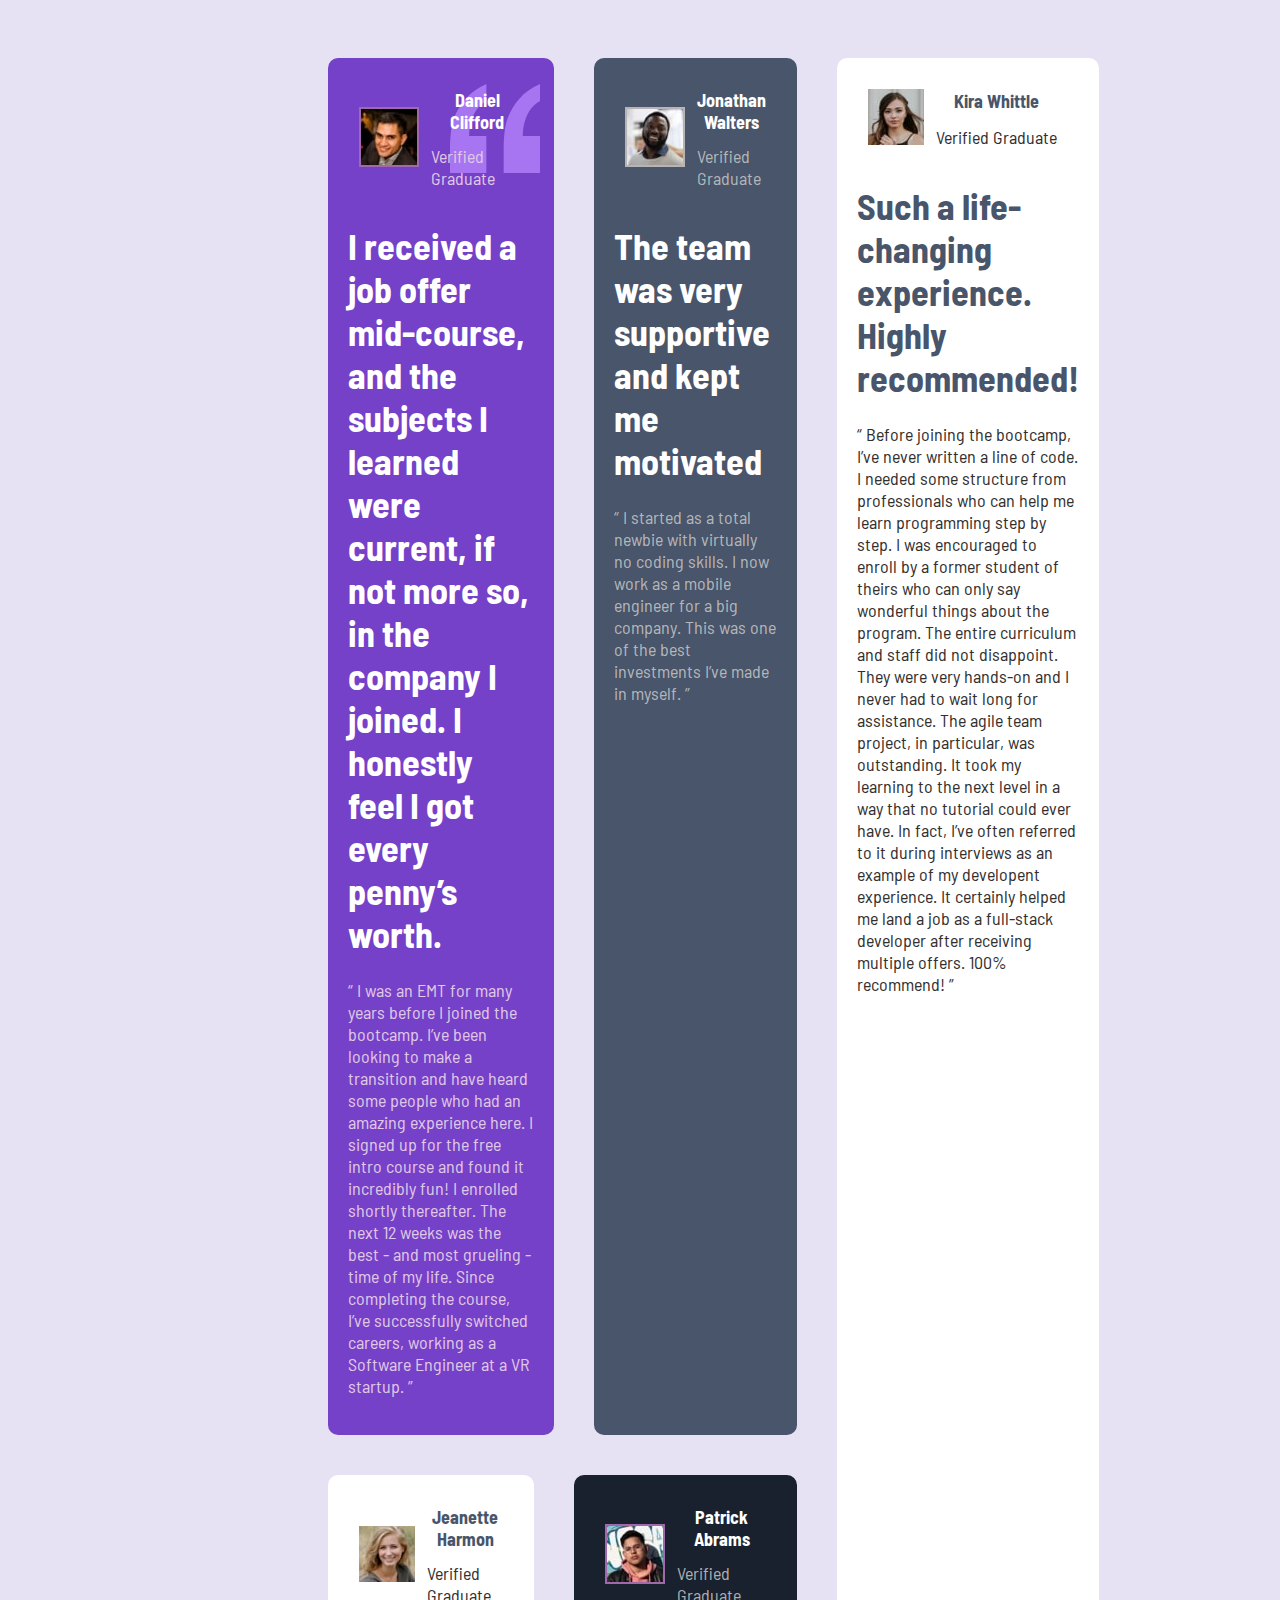
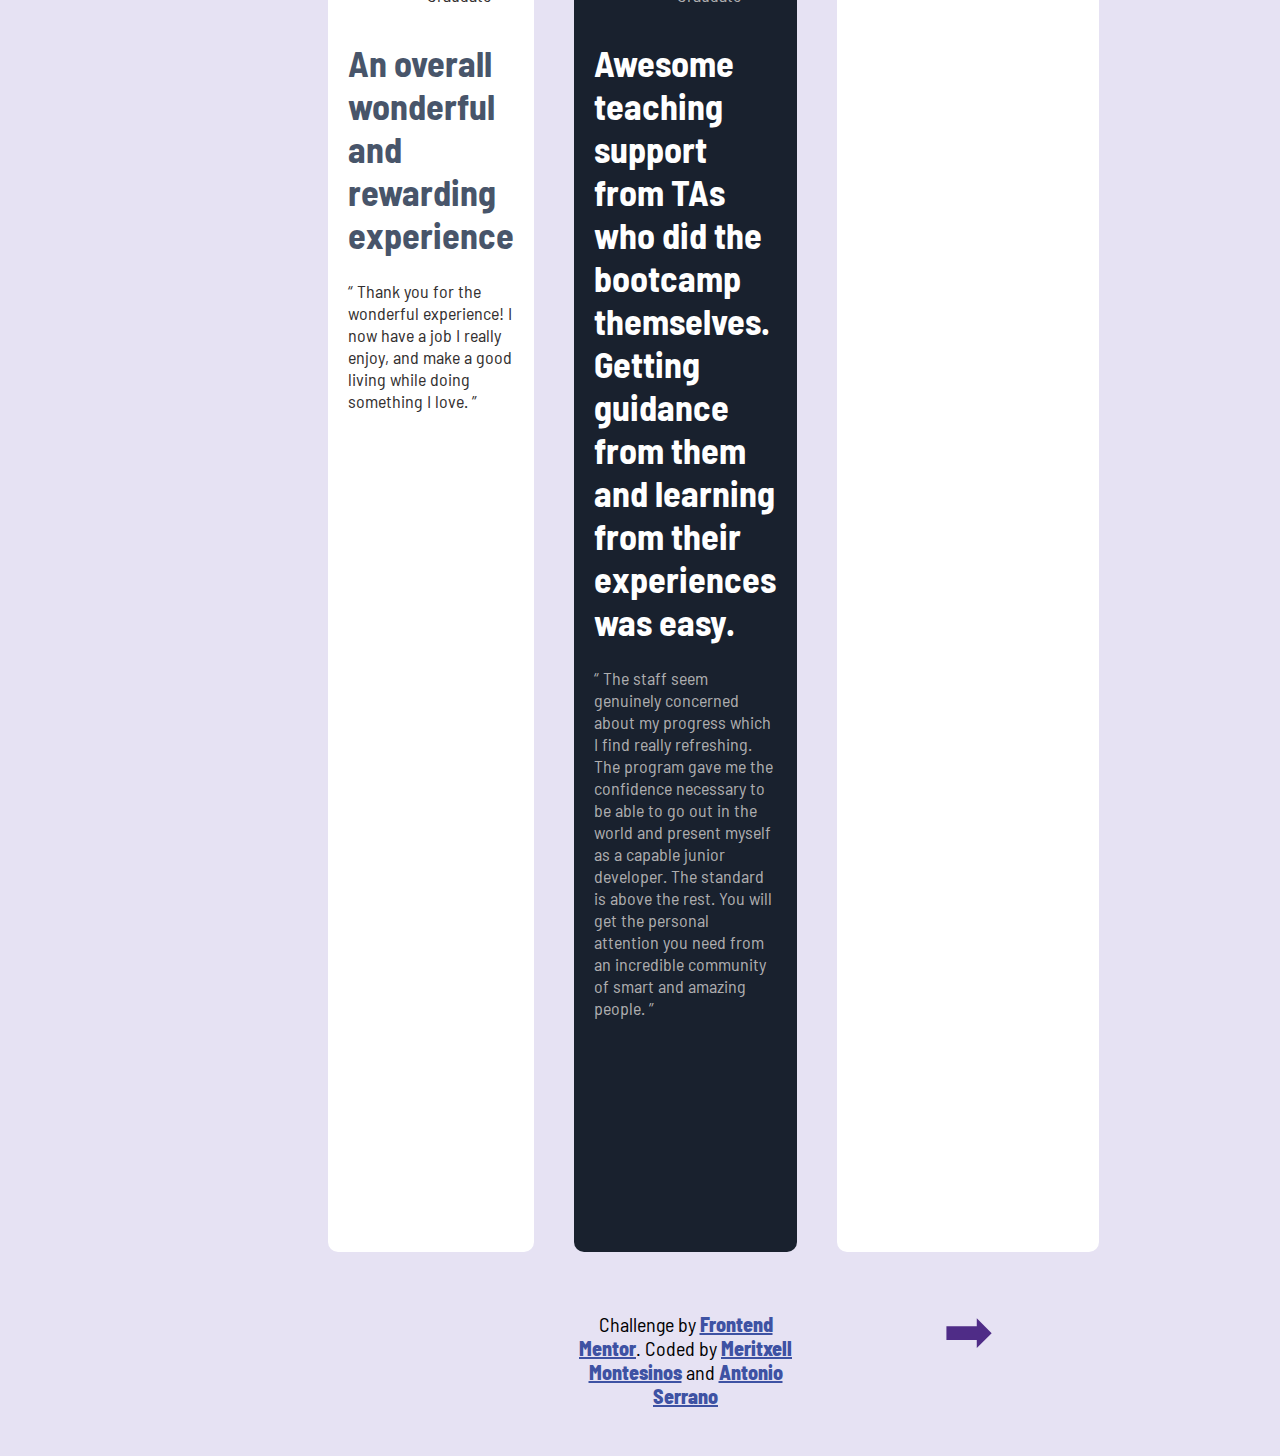
<file: index.html>
<!DOCTYPE html>
<html lang="en">
<head>
  <meta charset="UTF-8">
  <meta name="viewport" content="width=device-width, initial-scale=1.0"> <!-- displays site properly based on user's device -->

  <link rel="icon" type="image/png" sizes="32x32" href="./images/favicon-32x32.png">
  <link rel="stylesheet" href="style-mobile.css">
  <link rel="stylesheet" href="style-pc.css">
  <link rel="preconnect" href="https://fonts.googleapis.com">
  <link rel="preconnect" href="https://fonts.gstatic.com" crossorigin>
  <link href="https://fonts.googleapis.com/css2?family=Barlow+Semi+Condensed:wght@100&display=swap" rel="stylesheet">
  <title>Frontend Mentor | [Meritxell Montesinos / Antonio Serrano]</title>

  <!-- Feel free to remove these styles or customise in your own stylesheet 👍 -->
  <style>
    .attribution { font-size: 11px; text-align: center; }
    .attribution a { color: hsl(228, 45%, 44%); }
  </style>
</head>
<body>
  
  <section class="section1">
    <article>
      <table>
        <tr>
          <th rowspan="2"><img src="./images/image-daniel.jpg" class="section-img-purple"></th>
          <th>Daniel Clifford</th></tr>
          <tr><td class="section-text-purple">Verified Graduate</td>
        </tr>
      </table>

  <h1>I received a job offer mid-course, and the subjects I learned were current, if not more so, 
  in the company I joined. I honestly feel I got every penny’s worth.</h1>

  <p class="section-text-purple">“ I was an EMT for many years before I joined the bootcamp. I’ve been looking to make a 
  transition and have heard some people who had an amazing experience here. I signed up 
  for the free intro course and found it incredibly fun! I enrolled shortly thereafter. 
  The next 12 weeks was the best - and most grueling - time of my life. Since completing 
  the course, I’ve successfully switched careers, working as a Software Engineer at a VR startup. ”
  </p>
    </article>
  </section>

  <section class="section2">
    <article>
      <table>
        <tr>
          <th rowspan="2"><img src="./images/image-jonathan.jpg" class="section-img-grey"></th>
          <th>Jonathan Walters</th></tr>
          <tr><td class="section-text-grey">Verified Graduate</td>
        </tr>
      </table>

  <h1>The team was very supportive and kept me motivated</h1>

  <p class="section-text-grey">“ I started as a total newbie with virtually no coding skills. I now work as a mobile engineer 
  for a big company. This was one of the best investments I’ve made in myself. ”
  </p>
    </article>
  </section>
  
  <section class="section3">
    <article>
      <table>
        <tr>
          <th rowspan="2"><img src="./images/image-jeanette.jpg"></th>
          <th>Jeanette Harmon</th></tr>
          <tr><td class="section-text-stronggrey">Verified Graduate</td>
        </tr>
      </table>

  <h1>An overall wonderful and rewarding experience</h1>

  <p class="section-text-stronggrey">“ Thank you for the wonderful experience! I now have a job I really enjoy, and make a good living 
  while doing something I love. ”
  </p>
  </article>
  </section>

  <section class="section4">
    <article>
      <table>
        <tr>
          <th rowspan="2"><img src="./images/image-patrick.jpg" class="section-img-purple"></th>
          <th>Patrick Abrams</th></tr>
          <tr><td class="section-text-grey">Verified Graduate</td>
        </tr>
      </table>

  <h1>Awesome teaching support from TAs who did the bootcamp themselves. Getting guidance from them and 
  learning from their experiences was easy.</h1>

  <p class="section-text-grey">“ The staff seem genuinely concerned about my progress which I find really refreshing. The program 
  gave me the confidence necessary to be able to go out in the world and present myself as a capable 
  junior developer. The standard is above the rest. You will get the personal attention you need from 
  an incredible community of smart and amazing people. ”
  </p>
    </article>
  </section>

  <section class="section5">
    <article>
      <table>
        <tr>
          <th rowspan="2"><img src="./images/image-kira.jpg"></th>
          <th>Kira Whittle</th></tr>
          <tr><td class="section-text-stronggrey">Verified Graduate</td>
        </tr>
      </table>

 <h1>Such a life-changing experience. Highly recommended!</h1>

  <p class="section-text-stronggrey">“ Before joining the bootcamp, I’ve never written a line of code. I needed some structure from 
  professionals who can help me learn programming step by step. I was encouraged to enroll by a former 
  student of theirs who can only say wonderful things about the program. The entire curriculum and staff 
  did not disappoint. They were very hands-on and I never had to wait long for assistance. The agile team 
  project, in particular, was outstanding. It took my learning to the next level in a way that no tutorial 
  could ever have. In fact, I’ve often referred to it during interviews as an example of my developent 
  experience. It certainly helped me land a job as a full-stack developer after receiving multiple offers. 
  100% recommend! ”
  </p>
    </article>
  </section>
  <section class="next">
    <a href="planteamiento.html">➡</a>
  </section>
  
  <section class="attribution">
    <p>Challenge by <a href="https://www.frontendmentor.io?ref=challenge" target="_blank">Frontend Mentor</a>. 
    Coded by <a href="https://github.com/MeritxellMontesinos " target="_blank">Meritxell Montesinos</a> and <a href="https://github.com/tonisj98" target="_blank">Antonio Serrano</a></p>
  </section>

  

</body>
</html>
</file>
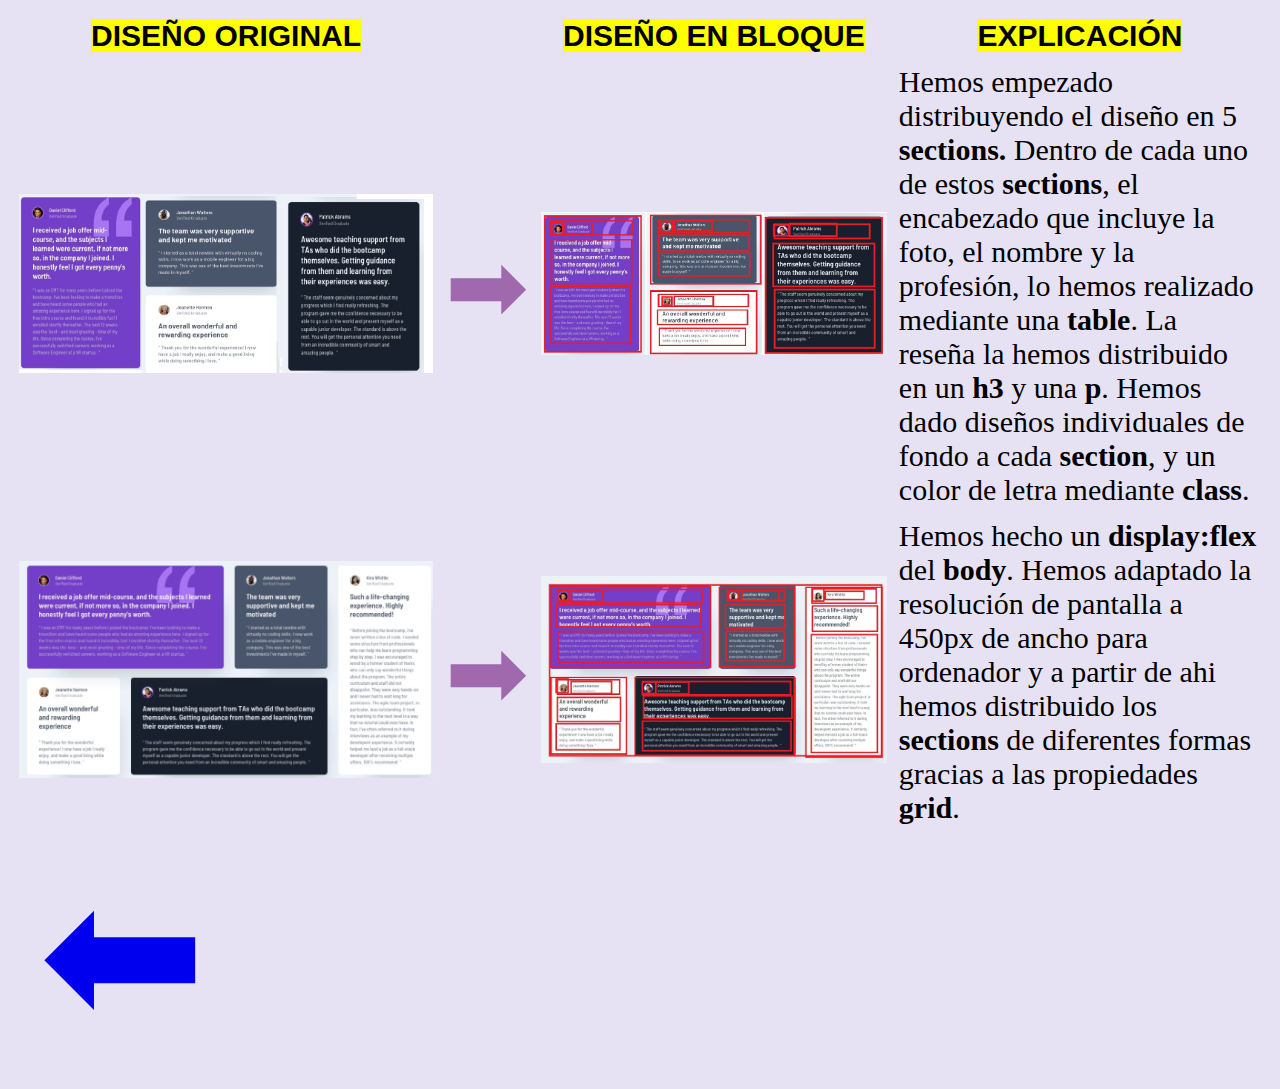
<file: planteamiento.html>
<!DOCTYPE html>
<html lang="en">
<head>
    <meta charset="UTF-8">
    <meta http-equiv="X-UA-Compatible" content="IE=edge">
    <meta name="viewport" content="width=device-width, initial-scale=1.0">
    <link rel="stylesheet" href="style-mobile.css">
    <title>Frontend Mentor | [Meritxell Montesinos / Antonio Serrano]</title>
<style>
    body{
        background-color: rgb(230, 226, 243);
    }
    table th{
        text-transform: uppercase;
        font-size: 30px;
        font-family: Verdana, Geneva, Tahoma, sans-serif;
        
    }
    table a{
    padding: 20px;
    font-family: Verdana, Geneva, Tahoma, sans-serif;
    text-decoration: none;
    }
</style>
</head>
<body>
    <table> 
        <tr>
            <th><mark>Diseño original</mark></th>
            <th></th>
            <th><mark>Diseño en bloque</mark></th>
            <th><mark>Explicación</mark></th>
        </tr>
        <tr>
            <td><img src="./design/movile-design-old.png" style="width: 100%;"></td>
            <td style="font-size: 100px; color: rgb(160, 105, 173);">➡</td>
            <td><img src="./design/mobile-design-block.png" style="width: 100%;"></td>
            <td style="font-size: 30px; width: 30%;">Hemos empezado distribuyendo el diseño en 5 <strong>sections.</strong> 
                Dentro de cada uno de estos <strong>sections</strong>, el encabezado que incluye la foto,
                 el nombre y la profesión, lo hemos realizado mediante una <strong>table</strong>. La reseña
                 la hemos distribuido en un <strong>h3</strong> y una <strong>p</strong>. Hemos dado diseños individuales de 
                 fondo a cada <strong>section</strong>, y un color de letra mediante <strong>class</strong>.
            </td>
        </tr>
        <tr>
            <td><img src="./design/desktop-design-block.png" style="width: 100%;"></td>
            <td style="font-size: 100px; color: rgb(160, 105, 173);">➡</td>
            <td><img src="./design/desktop-design-block-new.png" style="width: 100%;"></td>
            <td style="font-size: 30px; width: 30%;">Hemos hecho un <strong>display:flex</strong> del <strong>body</strong>. Hemos adaptado la resolución de pantalla
                a 450px de ancho para ordenador y a partir de ahi hemos distribuido los <strong>sections</strong>
                de diferentes formas gracias a las propiedades <strong>grid</strong>.
            </td>
        </tr>
        <tr>
            <td style="font-size: 200px; color: rgb(160, 105, 173);"><a href="index.html">⬅</a></td>
        </tr>
    </table>

    
</body>
</html>
</file>
<file: style-mobile.css>
body {
    font-family: "Barlow Semi Condensed";
    font-weight: 500, 600;
    background-color: rgb(230, 226, 243);
    font-size: 18px;
}

article{
    width: auto;
}
section {
    border-radius: 10px;
    margin: 20px;
}

.section1 {
    background: url(/images/bg-pattern-quotation.svg) no-repeat top right;
    background-position: 90% 2%;
    background-size: 40%;
    color: white;
    background-color: hsl(263, 55%, 52%);
    margin-top: 80px;
    
}

.section2 {
    color: white;
    background-color: hsl(217, 19%, 35%);
}

.section3 {
    color: hsl(217, 19%, 35%);
    background-color: white;
}

.section4 {
    color: white;
    background-color: hsl(219, 29%, 14%);
}

.section5 {
    color: hsl(217, 19%, 35%);
    background-color: white;
    
}

article {
   padding: 20px;
}

img {
    border-radius: 30px;
}

.section-img-purple {
    border: 2px solid rgb(160, 105, 173);
}

.section-img-grey {
    border: 2px solid rgb(184, 180, 180);
}

.section-text-purple {
    color: rgb(224, 200, 230);
}

.section-text-grey {
    color: rgba(202, 200, 200, 0.856);
}
.section-text-stronggrey {
    color: rgb(51, 47, 47);
}
.attribution p{
    color: black;
    font-size: 20px;
}
.attribution a{
    font-weight: 800;
}
.next a{
    text-decoration: none;
    font-size: 50px;
    display: flex;
    justify-content: flex-end;
    align-items: flex-end;
}
table{
    border-spacing: 10px;
border-bottom: 20px;
    border-collapse: separate;
}
img{
    border-radius: 0;
}
</file>
<file: style-pc.css>
@media (min-width: 450px) {

    body{
        display: grid;
        grid-template-columns: 1fr 1fr 1fr 1fr;
        grid-template-rows: 1fr 1fr;
        padding-left: 300px;
        padding-right: 300px;
        padding-top: 30px;
    }
    
    .section1{
        margin-top: 20px;
        grid-column: 1 / 3; 
    }
    .section4{
        grid-column: 2 / 4;
    }
    .section5{
        grid-row: 1 / 3;
        grid-column: 4 ;
        
    }
    .section3{
        grid-column: 1 / 1;
        grid-row: 2 ;
    }
    .attribution{
       grid-row: 3;
       grid-column: 2 / 4;
    }
    .next{
        grid-row: 3;
        grid-column: 4 / 5;
    }
    .next a{
        text-decoration: none;
        font-size: 60px;
        display: flex;
        justify-content: center;
        align-items: center;
        color: hsl(263, 51%, 35%);
    }
}
</file>
